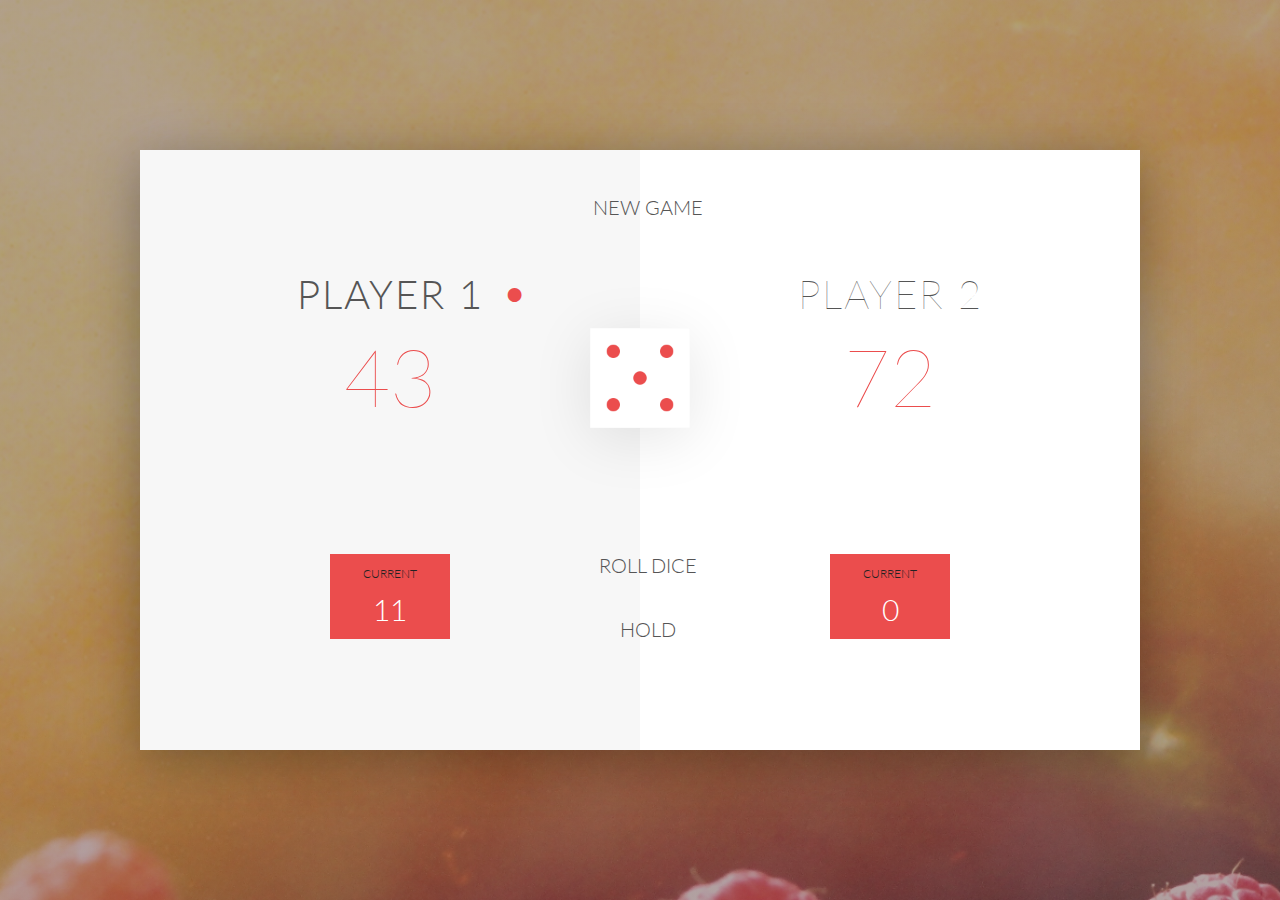
<file: first-code-chal/starter/index.html>
<!DOCTYPE html>
<html lang="en">
    <head>
        <meta charset="UTF-8">
        <link href="https://fonts.googleapis.com/css?family=Lato:100,300,600" rel="stylesheet" type="text/css">
        <link href="http://code.ionicframework.com/ionicons/2.0.1/css/ionicons.min.css" rel="stylesheet" type="text/css">
        <link type="text/css" rel="stylesheet" href="style.css">
        
        <title>Pig Game</title>
    </head>

    <body>
        <div class="wrapper clearfix">
            <div class="player-0-panel active">
                <div class="player-name" id="name-0">Player 1</div>
                <div class="player-score" id="score-0">43</div>
                <div class="player-current-box">
                    <div class="player-current-label">Current</div>
                    <div class="player-current-score" id="current-0">11</div>
                </div>
            </div>
            
            <div class="player-1-panel">
                <div class="player-name" id="name-1">Player 2</div>
                <div class="player-score" id="score-1">72</div>
                <div class="player-current-box">
                    <div class="player-current-label">Current</div>
                    <div class="player-current-score" id="current-1">0</div>
                </div>
            </div>
            
            <button class="btn-new"><i class="ion-ios-plus-outline"></i>New game</button>
            <button class="btn-roll"><i class="ion-ios-loop"></i>Roll dice</button>
            <button class="btn-hold"><i class="ion-ios-download-outline"></i>Hold</button>
            
            <img src="dice-5.png" alt="Dice" class="dice">
        </div>
        
        <script src="app.js"></script>
    </body>
</html>
</file>
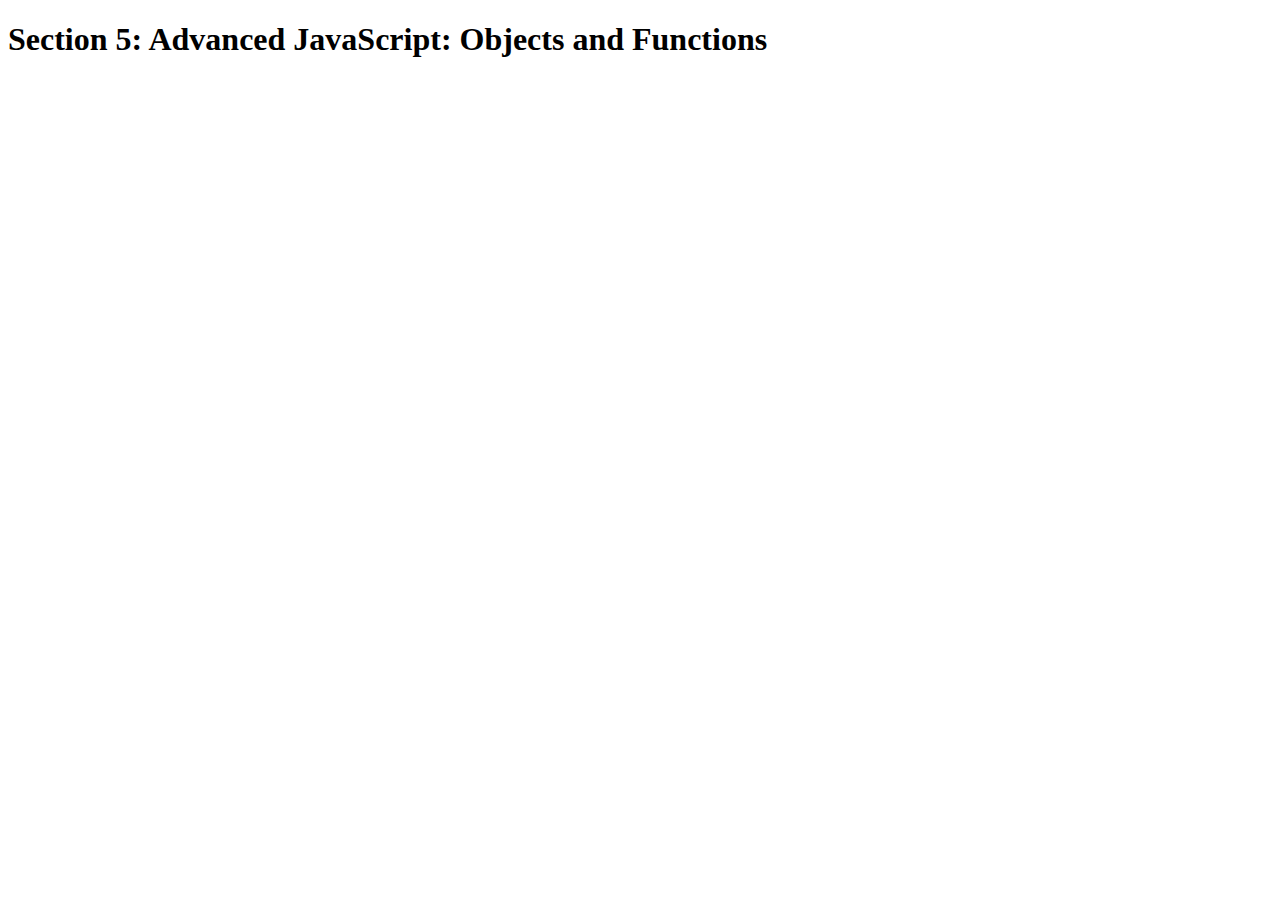
<file: MyCode/AdvJS/starter/index.html>
<!DOCTYPE html>
<html lang="en">
    <head>
        <meta charset="UTF-8">
        <title>Section 5: Advanced JavaScript: Objects and Functions</title>
    </head>

    <body>
        <h1>Section 5: Advanced JavaScript: Objects and Functions</h1>
        <script src="script.js"></script>
    </body>
</html>
</file>
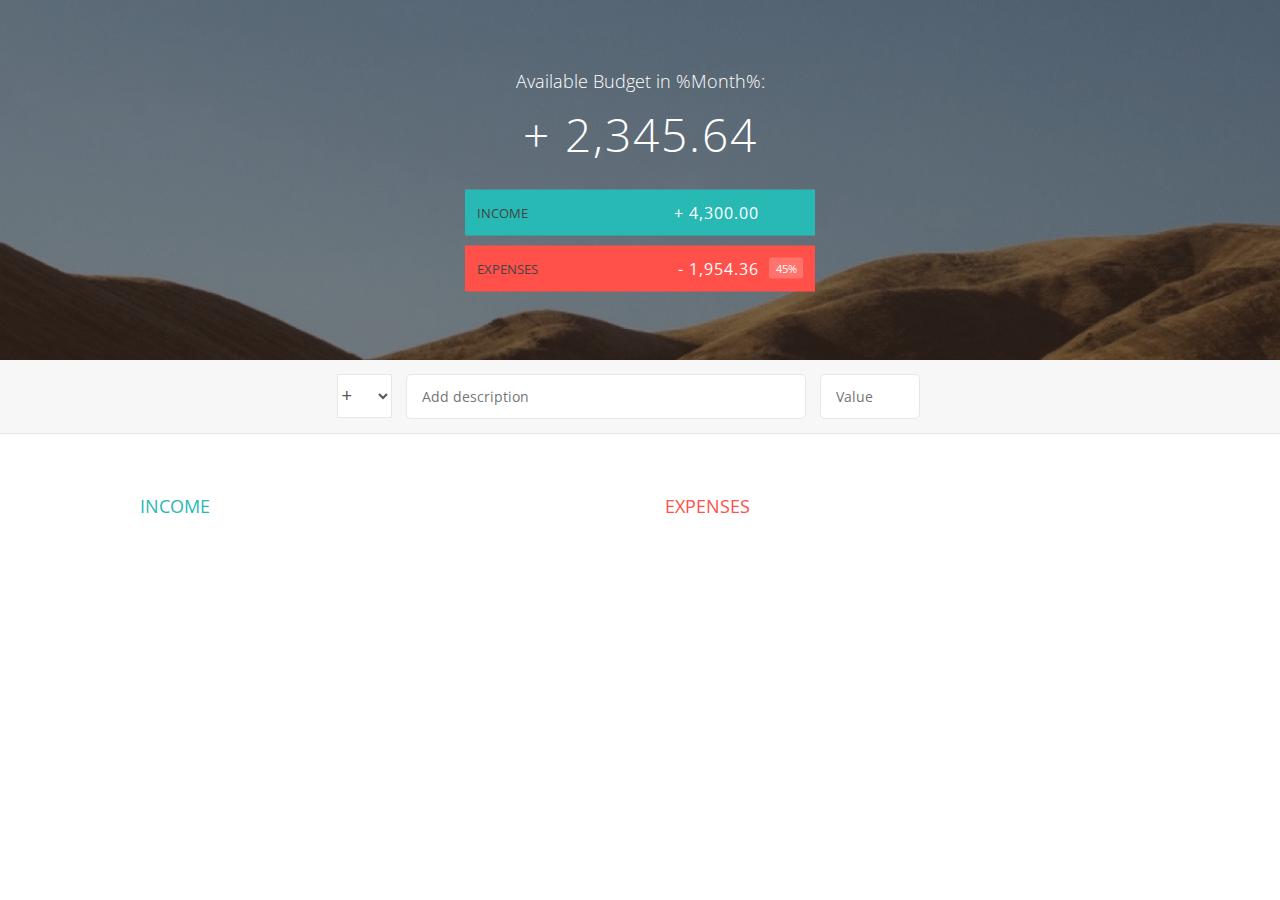
<file: MyCode/budget-project/starter/index.html>
<!DOCTYPE html>
<html lang="en">
    <head>
        <meta charset="UTF-8">
        <link href="https://fonts.googleapis.com/css?family=Open+Sans:100,300,400,600" rel="stylesheet" type="text/css">
        <link href="http://code.ionicframework.com/ionicons/2.0.1/css/ionicons.min.css" rel="stylesheet" type="text/css">
        <link type="text/css" rel="stylesheet" href="style.css">
        <title>Budgety</title>
    </head>
    <body>
        
        <div class="top">
            <div class="budget">
                <div class="budget__title">
                    Available Budget in <span class="budget__title--month">%Month%</span>:
                </div>
                
                <div class="budget__value">+ 2,345.64</div>
                
                <div class="budget__income clearfix">
                    <div class="budget__income--text">Income</div>
                    <div class="right">
                        <div class="budget__income--value">+ 4,300.00</div>
                        <div class="budget__income--percentage">&nbsp;</div>
                    </div>
                </div>
                
                <div class="budget__expenses clearfix">
                    <div class="budget__expenses--text">Expenses</div>
                    <div class="right clearfix">
                        <div class="budget__expenses--value">- 1,954.36</div>
                        <div class="budget__expenses--percentage">45%</div>
                    </div>
                </div>
            </div>
        </div>
        
        
        
        <div class="bottom">
            <div class="add">
                <div class="add__container">
                    <select class="add__type">
                        <option value="income" selected>+</option>
                        <option value="expense">-</option>
                    </select>
                    <input type="text" class="add__description" placeholder="Add description">
                    <input type="number" class="add__value" placeholder="Value">
                    <button class="add__btn"><i class="ion-ios-checkmark-outline"></i></button>
                </div>
            </div>
            
            <div class="container clearfix">
                <div class="income">
                    <h2 class="icome__title">Income</h2>
                    
                    <div class="income__list">
                       
                        <!--
                        <div class="item clearfix" id="income-0">
                            <div class="item__description">Salary</div>
                            <div class="right clearfix">
                                <div class="item__value">+ 2,100.00</div>
                                <div class="item__delete">
                                    <button class="item__delete--btn"><i class="ion-ios-close-outline"></i></button>
                                </div>
                            </div>
                        </div>
                        
                        <div class="item clearfix" id="income-1">
                            <div class="item__description">Sold car</div>
                            <div class="right clearfix">
                                <div class="item__value">+ 1,500.00</div>
                                <div class="item__delete">
                                    <button class="item__delete--btn"><i class="ion-ios-close-outline"></i></button>
                                </div>
                            </div>
                        </div>
                        -->
                        
                    </div>
                </div>
                
                
                
                <div class="expenses">
                    <h2 class="expenses__title">Expenses</h2>
                    
                    <div class="expenses__list">
                       
                        <!--
                        <div class="item clearfix" id="expense-0">
                            <div class="item__description">Apartment rent</div>
                            <div class="right clearfix">
                                <div class="item__value">- 900.00</div>
                                <div class="item__percentage">21%</div>
                                <div class="item__delete">
                                    <button class="item__delete--btn"><i class="ion-ios-close-outline"></i></button>
                                </div>
                            </div>
                        </div>

                        <div class="item clearfix" id="expense-1">
                            <div class="item__description">Grocery shopping</div>
                            <div class="right clearfix">
                                <div class="item__value">- 435.28</div>
                                <div class="item__percentage">10%</div>
                                <div class="item__delete">
                                    <button class="item__delete--btn"><i class="ion-ios-close-outline"></i></button>
                                </div>
                            </div>
                        </div>
                        -->
                        
                    </div>
                </div>
            </div>
            
            
        </div>
        
        <script src="app.js"></script>
    </body>
</html>
</file>
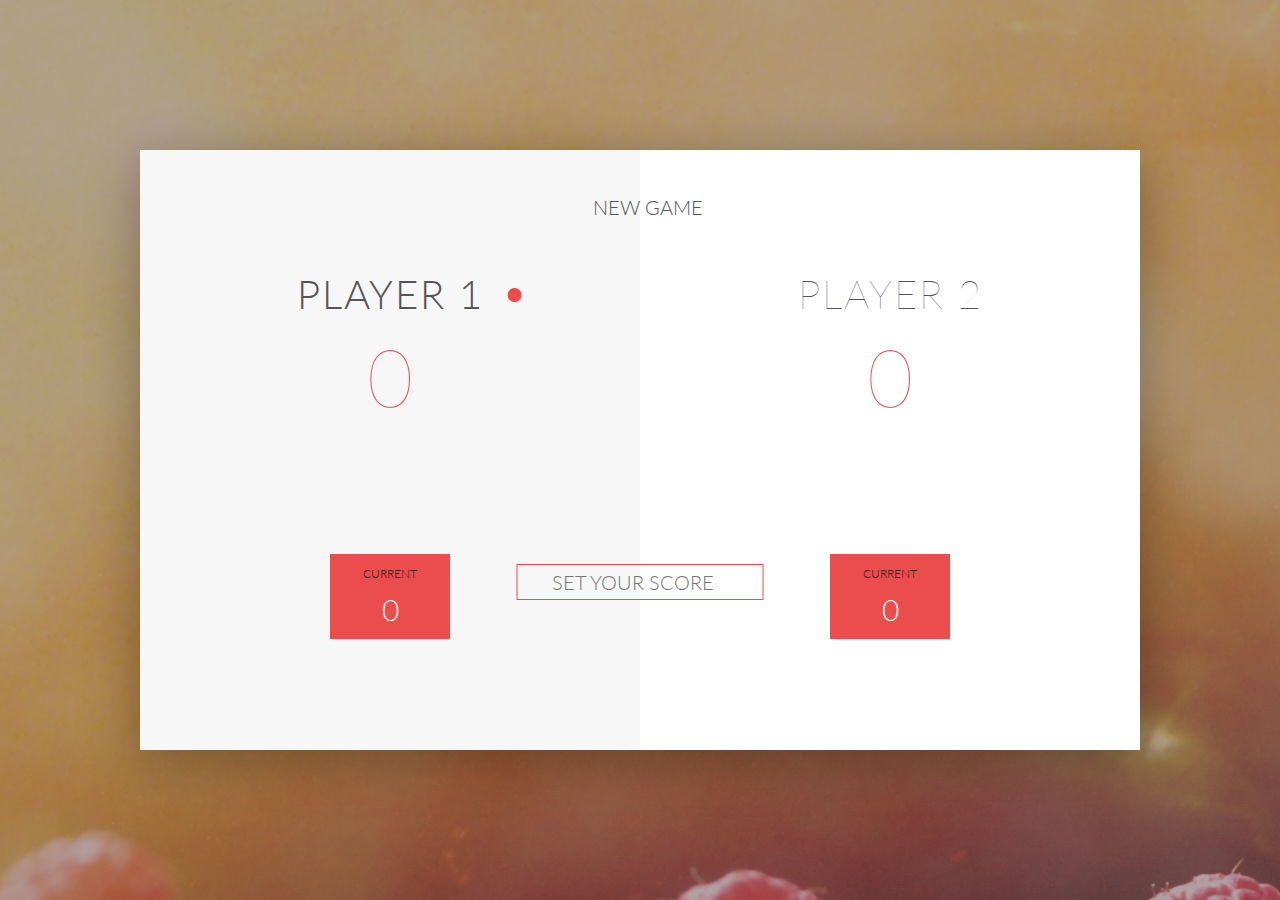
<file: MyCode/code-chal-PigGame/starter/index.html>
<!DOCTYPE html>
<html lang="en">
    <head>
        <meta charset="UTF-8">
        <link href="https://fonts.googleapis.com/css?family=Lato:100,300,600" rel="stylesheet" type="text/css">
        <link href="http://code.ionicframework.com/ionicons/2.0.1/css/ionicons.min.css" rel="stylesheet" type="text/css">
        <link type="text/css" rel="stylesheet" href="style.css">
        
        <title>Pig Game - Sydney</title>
    </head>

    <body>
        <div class="wrapper clearfix">
            <div class="player-0-panel active">
                <div class="player-name" id="name-0">Player 1</div>
                <div class="player-score" id="score-0">0</div>
                <div class="player-current-box">
                    <div class="player-current-label">Current</div>
                    <div class="player-current-score" id="current-0">0</div>
                </div>
            </div>
            
            <div class="player-1-panel">
                <div class="player-name" id="name-1">Player 2</div>
                <div class="player-score" id="score-1">0</div>
                <div class="player-current-box">
                    <div class="player-current-label">Current</div>
                    <div class="player-current-score" id="current-1">0</div>
                </div>
            </div>
            
            <button class="btn-new"><i class="ion-ios-plus-outline"></i>New game</button>
            <button class="btn-roll"><i class="ion-ios-loop"></i>Roll dice</button>
            <button class="btn-hold"><i class="ion-ios-download-outline"></i>Hold</button>


            <form id="form-score-set">
                <input type="number" placeholder="SET YOUR SCORE" id="set-score-num" />
                <button id="set-score-submit" type="submit"><i class="ion-ios-checkmark-outline"></i></button>
            </form>

            
            <img src="dice-5.png" alt="Dice" class="dice" id="dice-1">
            <img src="dice-5.png" alt="Dice Two" class="dice" id="dice-2">
        </div>
        
        <script src="app.js"></script>
    </body>
</html>
</file>
<file: first-code-chal/starter/style.css>
/**********************************************
*** GENERAL
**********************************************/

* {
    margin: 0;
    padding: 0;
    box-sizing: border-box;
    
}

.clearfix::after {
    content: "";
    display: table;
    clear: both;
}

body {
    background-image: linear-gradient(rgba(62, 20, 20, 0.4), rgba(62, 20, 20, 0.4)), url(back.jpg);
    background-size: cover;
    background-position: center;
    font-family: Lato;
    font-weight: 300;
    position: relative;
    height: 100vh;
    color: #555;
}

.wrapper {
    width: 1000px;
    position: absolute;
    top: 50%;
    left: 50%;
    transform: translate(-50%, -50%);
    background-color: #fff;
    box-shadow: 0px 10px 50px rgba(0, 0, 0, 0.3);
    overflow: hidden;
}

.player-0-panel,
.player-1-panel {
    width: 50%;
    float: left;
    height: 600px;
    padding: 100px;
}



/**********************************************
*** PLAYERS
**********************************************/

.player-name {
    font-size: 40px;
    text-align: center;
    text-transform: uppercase;
    letter-spacing: 2px;
    font-weight: 100;
    margin-top: 20px;
    margin-bottom: 10px;
    position: relative;
}

.player-score {
    text-align: center;
    font-size: 80px;
    font-weight: 100;
    color: #EB4D4D;
    margin-bottom: 130px;
}

.active { background-color: #f7f7f7; }
.active .player-name { font-weight: 300; }

.active .player-name::after {
    content: "\2022";
    font-size: 47px;
    position: absolute;
    color: #EB4D4D;
    top: -7px;
    right: 10px;
    
}

.player-current-box {
    background-color: #EB4D4D;
    color: #fff;
    width: 40%;
    margin: 0 auto;
    padding: 12px;
    text-align: center;
}

.player-current-label {
    text-transform: uppercase;
    margin-bottom: 10px;
    font-size: 12px;
    color: #222;
}

.player-current-score {
    font-size: 30px;
}

button {
    position: absolute;
    width: 200px;
    left: 50%;
    transform: translateX(-50%);
    color: #555;
    background: none;
    border: none;
    font-family: Lato;
    font-size: 20px;
    text-transform: uppercase;
    cursor: pointer;
    font-weight: 300;
    transition: background-color 0.3s, color 0.3s;
}

button:hover { font-weight: 600; }
button:hover i { margin-right: 20px; }

button:focus {
    outline: none;
}

i {
    color: #EB4D4D;
    display: inline-block;
    margin-right: 15px;
    font-size: 32px;
    line-height: 1;
    vertical-align: text-top;
    margin-top: -4px;
    transition: margin 0.3s;
}

.btn-new { top: 45px;}
.btn-roll { top: 403px;}
.btn-hold { top: 467px;}

.dice {
    position: absolute;
    left: 50%;
    top: 178px;
    transform: translateX(-50%);
    height: 100px;
    box-shadow: 0px 10px 60px rgba(0, 0, 0, 0.10);
}

.winner { background-color: #f7f7f7; }
.winner .player-name { font-weight: 300; color: #EB4D4D; }
</file>
<file: MyCode/budget-project/starter/style.css>
/**********************************************
*** GENERAL
**********************************************/

* {
    margin: 0;
    padding: 0;
    box-sizing: border-box;
}

.clearfix::after {
    content: "";
    display: table;
    clear: both;
}

body {
    color: #555;
    font-family: Open Sans;
    font-size: 16px;
    position: relative;
    height: 100vh;
    font-weight: 400;
}

.right { float: right; }
.red { color: #FF5049 !important; }
.red-focus:focus { border: 1px solid #FF5049 !important; }

/**********************************************
*** TOP PART
**********************************************/

.top {
    height: 40vh;
    background-image: linear-gradient(rgba(0, 0, 0, 0.35), rgba(0, 0, 0, 0.35)), url(back.png);
    background-size: cover;
    background-position: center;
    position: relative;
}

.budget {
    position: absolute;
    width: 350px;
    top: 50%;
    left: 50%;
    transform: translate(-50%, -50%);
    color: #fff;
}

.budget__title {
    font-size: 18px;
    text-align: center;
    margin-bottom: 10px;
    font-weight: 300;
}

.budget__value {
    font-weight: 300;
    font-size: 46px;
    text-align: center;
    margin-bottom: 25px;
    letter-spacing: 2px;
}

.budget__income,
.budget__expenses {
    padding: 12px;
    text-transform: uppercase;
}

.budget__income {
    margin-bottom: 10px;
    background-color: #28B9B5;
}

.budget__expenses {
    background-color: #FF5049;
}

.budget__income--text,
.budget__expenses--text {
    float: left;
    font-size: 13px;
    color: #444;
    margin-top: 2px;
}

.budget__income--value,
.budget__expenses--value {
    letter-spacing: 1px;
    float: left;
}

.budget__income--percentage,
.budget__expenses--percentage {
    float: left;
    width: 34px;
    font-size: 11px;
    padding: 3px 0;
    margin-left: 10px;
}

.budget__expenses--percentage {
    background-color: rgba(255, 255, 255, 0.2);
    text-align: center;
    border-radius: 3px;
}


/**********************************************
*** BOTTOM PART
**********************************************/

/***** FORM *****/
.add {
    padding: 14px;
    border-bottom: 1px solid #e7e7e7;
    background-color: #f7f7f7;
}

.add__container {
    margin: 0 auto;
    text-align: center;
}

.add__type {
    width: 55px;
    border: 1px solid #e7e7e7;
    height: 44px;
    font-size: 18px;
    color: inherit;
    background-color: #fff;
    margin-right: 10px;
    font-weight: 300;
    transition: border 0.3s;
}

.add__description,
.add__value {
    border: 1px solid #e7e7e7;
    background-color: #fff;
    color: inherit;
    font-family: inherit;
    font-size: 14px;
    padding: 12px 15px;
    margin-right: 10px;
    border-radius: 5px;
    transition: border 0.3s;
}

.add__description { width: 400px;}
.add__value { width: 100px;}

.add__btn {
    font-size: 35px;
    background: none;
    border: none;
    color: #28B9B5;
    cursor: pointer;
    display: inline-block;
    vertical-align: middle;
    line-height: 1.1;
    margin-left: 10px;
}

.add__btn:active { transform: translateY(2px); }

.add__type:focus,
.add__description:focus,
.add__value:focus {
    outline: none;
    border: 1px solid #28B9B5;
}

.add__btn:focus { outline: none; }

/***** LISTS *****/
.container {
    width: 1000px;
    margin: 60px auto;
}

.income {
    float: left;
    width: 475px;
    margin-right: 50px;
}

.expenses {
    float: left;
    width: 475px;
}

h2 {
    text-transform: uppercase;
    font-size: 18px;
    font-weight: 400;
    margin-bottom: 15px;
}

.icome__title { color: #28B9B5; }
.expenses__title { color: #FF5049; }

.item {
    padding: 13px;
    border-bottom: 1px solid #e7e7e7;
}

.item:first-child { border-top: 1px solid #e7e7e7; }
.item:nth-child(even) { background-color: #f7f7f7; }

.item__description {
    float: left;
}

.item__value {
    float: left;
    transition: transform 0.3s;
}

.item__percentage {
    float: left;
    margin-left: 20px;
    transition: transform 0.3s;
    font-size: 11px;
    background-color: #FFDAD9;
    padding: 3px;
    border-radius: 3px;
    width: 32px;
    text-align: center;
}

.income .item__value,
.income .item__delete--btn {
    color: #28B9B5;
}

.expenses .item__value,
.expenses .item__percentage,
.expenses .item__delete--btn {
    color: #FF5049;
}


.item__delete {
    float: left;
}

.item__delete--btn {
    font-size: 22px;
    background: none;
    border: none;
    cursor: pointer;
    display: inline-block;
    vertical-align: middle;
    line-height: 1;
    display: none;
}

.item__delete--btn:focus { outline: none; }
.item__delete--btn:active { transform: translateY(2px); }

.item:hover .item__delete--btn { display: block; }
.item:hover .item__value { transform: translateX(-20px); }
.item:hover .item__percentage { transform: translateX(-20px); }


.unpaid {
    background-color: #FFDAD9 !important;
    cursor: pointer;
    color: #FF5049;

}

.unpaid .item__percentage { box-shadow: 0 2px 6px 0 rgba(0, 0, 0, 0.1); }
.unpaid:hover .item__description { font-weight: 900; }
</file>
<file: MyCode/code-chal-PigGame/starter/style.css>
/**********************************************
*** GENERAL
**********************************************/

* {
    margin: 0;
    padding: 0;
    box-sizing: border-box;
    
}

.clearfix::after {
    content: "";
    display: table;
    clear: both;
}

body {
    background-image: linear-gradient(rgba(62, 20, 20, 0.4), rgba(62, 20, 20, 0.4)), url(back.jpg);
    background-size: cover;
    background-position: center;
    font-family: Lato;
    font-weight: 300;
    position: relative;
    height: 100vh;
    color: #555;
}

.wrapper {
    width: 1000px;
    position: absolute;
    top: 50%;
    left: 50%;
    transform: translate(-50%, -50%);
    background-color: #fff;
    box-shadow: 0px 10px 50px rgba(0, 0, 0, 0.3);
    overflow: hidden;
}

.player-0-panel,
.player-1-panel {
    width: 50%;
    float: left;
    height: 600px;
    padding: 100px;
}



/**********************************************
*** PLAYERS
**********************************************/

.player-name {
    font-size: 40px;
    text-align: center;
    text-transform: uppercase;
    letter-spacing: 2px;
    font-weight: 100;
    margin-top: 20px;
    margin-bottom: 10px;
    position: relative;
}

.player-score {
    text-align: center;
    font-size: 80px;
    font-weight: 100;
    color: #EB4D4D;
    margin-bottom: 130px;
}

.active { background-color: #f7f7f7; }
.active .player-name { font-weight: 300; }

.active .player-name::after {
    content: "\2022";
    font-size: 47px;
    position: absolute;
    color: #EB4D4D;
    top: -7px;
    right: 10px;
    
}

.player-current-box {
    background-color: #EB4D4D;
    color: #fff;
    width: 40%;
    margin: 0 auto;
    padding: 12px;
    text-align: center;
}

.player-current-label {
    text-transform: uppercase;
    margin-bottom: 10px;
    font-size: 12px;
    color: #222;
}

.player-current-score {
    font-size: 30px;
}

button {
    position: absolute;
    width: 200px;
    left: 50%;
    transform: translateX(-50%);
    color: #555;
    background: none;
    border: none;
    font-family: Lato;
    font-size: 20px;
    text-transform: uppercase;
    cursor: pointer;
    font-weight: 300;
    transition: background-color 0.3s, color 0.3s;
}

button:hover { font-weight: 600; }
button:hover i { margin-right: 20px; }

button:focus {
    outline: none;
}

i {
    color: #EB4D4D;
    display: inline-block;
    margin-right: 15px;
    font-size: 32px;
    line-height: 1;
    vertical-align: text-top;
    margin-top: -4px;
    transition: margin 0.3s;
}

.btn-new { top: 45px;}
.btn-roll { top: 403px;}
.btn-hold { top: 467px;}

.dice {
    position: absolute;
    left: 50%;
    top: 178px;
    transform: translateX(-50%);
    height: 100px;
    box-shadow: 0px 10px 60px rgba(0, 0, 0, 0.10);
}
#dice-1{top: 120px}
#dice-2{top: 250px}

.winner { background-color: #f7f7f7; }
.winner .player-name { font-weight: 300; color: #EB4D4D; }


input#set-score-num{
    position: absolute;
	width: auto;
	left: 50%;
    bottom: 25%;
	text-align: center;
	transform: translateX(-50%);
	color: #555;
	background: none;
	border: 1px solid #eb4d4d;
	font-family: Lato;
    font-size: 20px;
	padding: 5px 0px;
	text-transform: uppercase;
	cursor: pointer;
	font-weight: 300;
    transition:  color 0.3s;
    float: left;
}

button#set-score-submit{
    position: absolute;
	left: 50.5%;
	bottom: 18%;
    float: right;
	text-align: center;
	transform: translateX(-50%);
	color: #555;
	background: none;
	font-family: Lato;
	font-size: 20px;
	text-transform: uppercase;
	cursor: pointer;
	font-weight: 300;
	transition: color 0.3s;
}

#form-score-set{
    width: 100%;
}

#form-score-set button.set-score-submit, #form-score-set input.set-score-num{
    display: inline-block;
}
</file>
